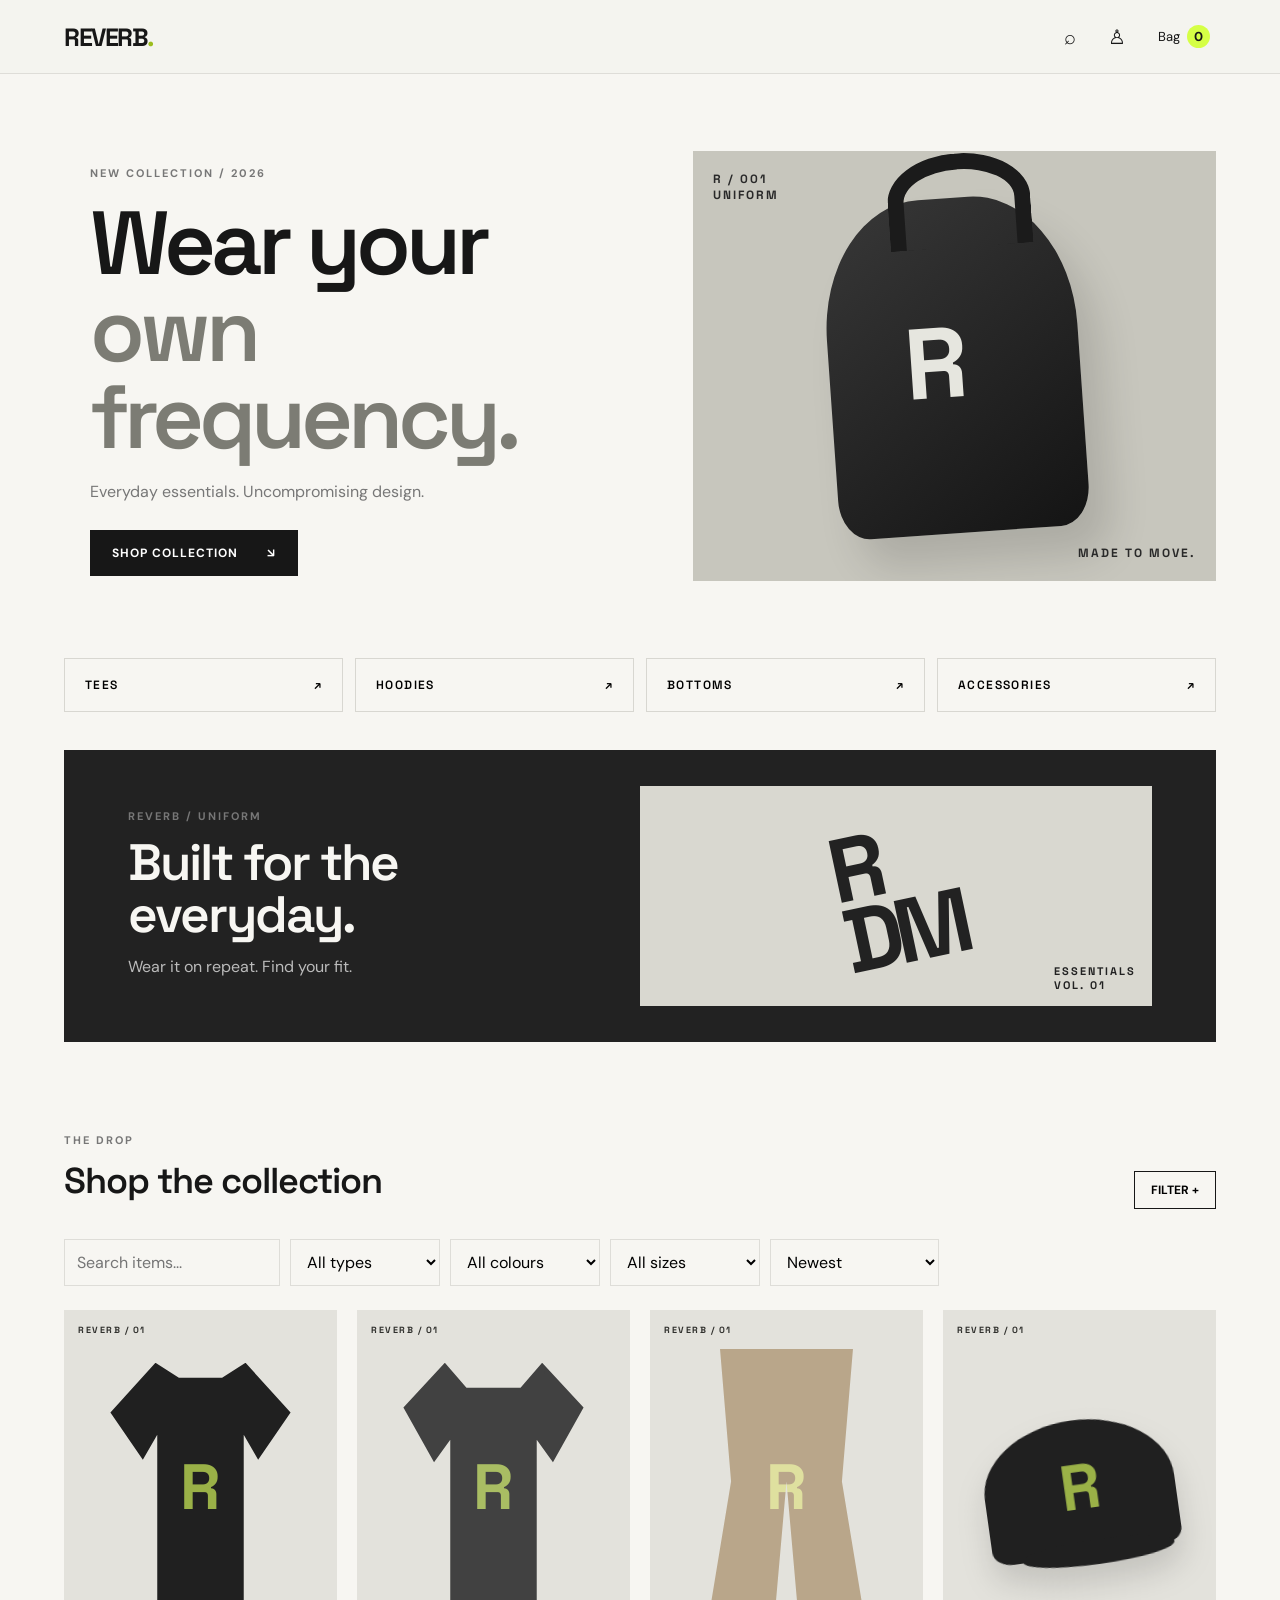
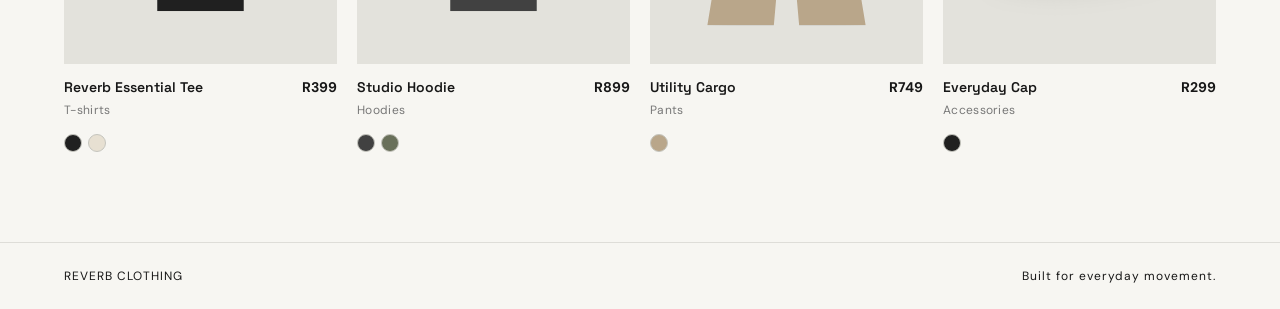
<file: index.html>
<!doctype html>
<html lang="en"><head><meta charset="utf-8"><meta name="viewport" content="width=device-width,initial-scale=1"><meta name="theme-color" content="#f4f3ef"><title>REVERB — Clothing</title><link rel="stylesheet" href="styles.css?v=4"><link rel="preconnect" href="https://fonts.googleapis.com"><link href="https://fonts.googleapis.com/css2?family=DM+Sans:wght@400;500;600;700&family=Space+Grotesk:wght@500;600;700&display=swap" rel="stylesheet"></head><body><header class="top"><a class="brand" href="#">REVERB<span>.</span></a><div class="top-actions"><button id="searchBtn" class="iconbtn" aria-label="Search">⌕</button><button id="accountBtn" class="iconbtn" aria-label="Account">♙</button><button id="cartBtn" class="iconbtn cart">Bag <b id="cartCount">0</b></button></div></header><main><section class="hero"><div class="hero-copy"><p class="eyebrow">NEW COLLECTION / 2026</p><h1>Wear your<br><span>own frequency.</span></h1><p>Everyday essentials. Uncompromising design.</p><button class="darkbtn" onclick="document.querySelector('#shop').scrollIntoView({behavior:'smooth'})">SHOP COLLECTION <span>↘</span></button></div><div class="hero-art"><div class="artshape"></div><div class="artlabel">R / 001<br>UNIFORM</div><div class="artcaption">MADE TO MOVE.</div></div></section><section class="category-strip"><button data-category="T-shirts">TEES <span>↗</span></button><button data-category="Hoodies">HOODIES <span>↗</span></button><button data-category="Pants">BOTTOMS <span>↗</span></button><button data-category="Accessories">ACCESSORIES <span>↗</span></button></section><section class="editorial"><div><p class="eyebrow">REVERB / UNIFORM</p><h2>Built for the<br>everyday.</h2><p>Wear it on repeat. Find your fit.</p></div><div class="editorial-art"><div class="editorial-stamp">R<br>DM</div><span>ESSENTIALS<br>VOL. 01</span></div></section><section id="shop" class="shop"><div class="shop-heading"><div><p class="eyebrow">THE DROP</p><h2>Shop the collection</h2></div><button class="filter-toggle" id="filterBtn">FILTER +</button></div><div class="filters" id="filters"><input id="search" placeholder="Search items..." /><select id="typeFilter"><option value="">All types</option></select><select id="colourFilter"><option value="">All colours</option></select><select id="sizeFilter"><option value="">All sizes</option><option>XS</option><option>S</option><option>M</option><option>L</option><option>XL</option><option>XXL</option></select><select id="sort"><option value="new">Newest</option><option value="low">Price: low to high</option><option value="high">Price: high to low</option></select></div><div class="product-grid" id="products"></div><div class="empty" id="empty" hidden>No products found. Try changing your filters.</div></section></main><footer><span>REVERB CLOTHING</span><span>Built for everyday movement.</span></footer><nav class="mobile-nav"><button onclick="document.querySelector('#shop').scrollIntoView({behavior:'smooth'})">⌂ <small>Shop</small></button><button id="mobileSearch">⌕ <small>Search</small></button><button id="mobileAccount">♙ <small>Account</small></button><button id="mobileBag">▢ <small>Bag</small></button></nav><div class="modal" id="modal" aria-hidden="true"><div class="modal-panel"><button class="close" id="closeModal">×</button><div id="modalContent"></div></div></div><script>
(function(){
function showDiagnostic(message){
var box=document.getElementById('diagnosticBox');
if(!box){box=document.createElement('div');box.id='diagnosticBox';box.style.cssText='position:fixed!important;top:0!important;left:0!important;right:0!important;z-index:2147483647!important;background:#b00020!important;color:#fff!important;padding:20px!important;font:16px/1.5 Arial,sans-serif!important;white-space:pre-wrap!important;box-shadow:0 5px 20px #000!important';document.body.appendChild(box);}
box.textContent='STOREFRONT ERROR\n\n'+message+'\n\nPlease screenshot this message and send it to ChatGPT.';
}
window.addEventListener('error',function(e){showDiagnostic('Error: '+(e.message||'Unknown error')+'\nFile: '+(e.filename||'unknown')+'\nLine: '+(e.lineno||'unknown'));});
window.addEventListener('unhandledrejection',function(e){showDiagnostic('Unhandled error: '+String(e.reason));});
})();
</script><script src="app.js?v=8"></script></body></html>
</file>
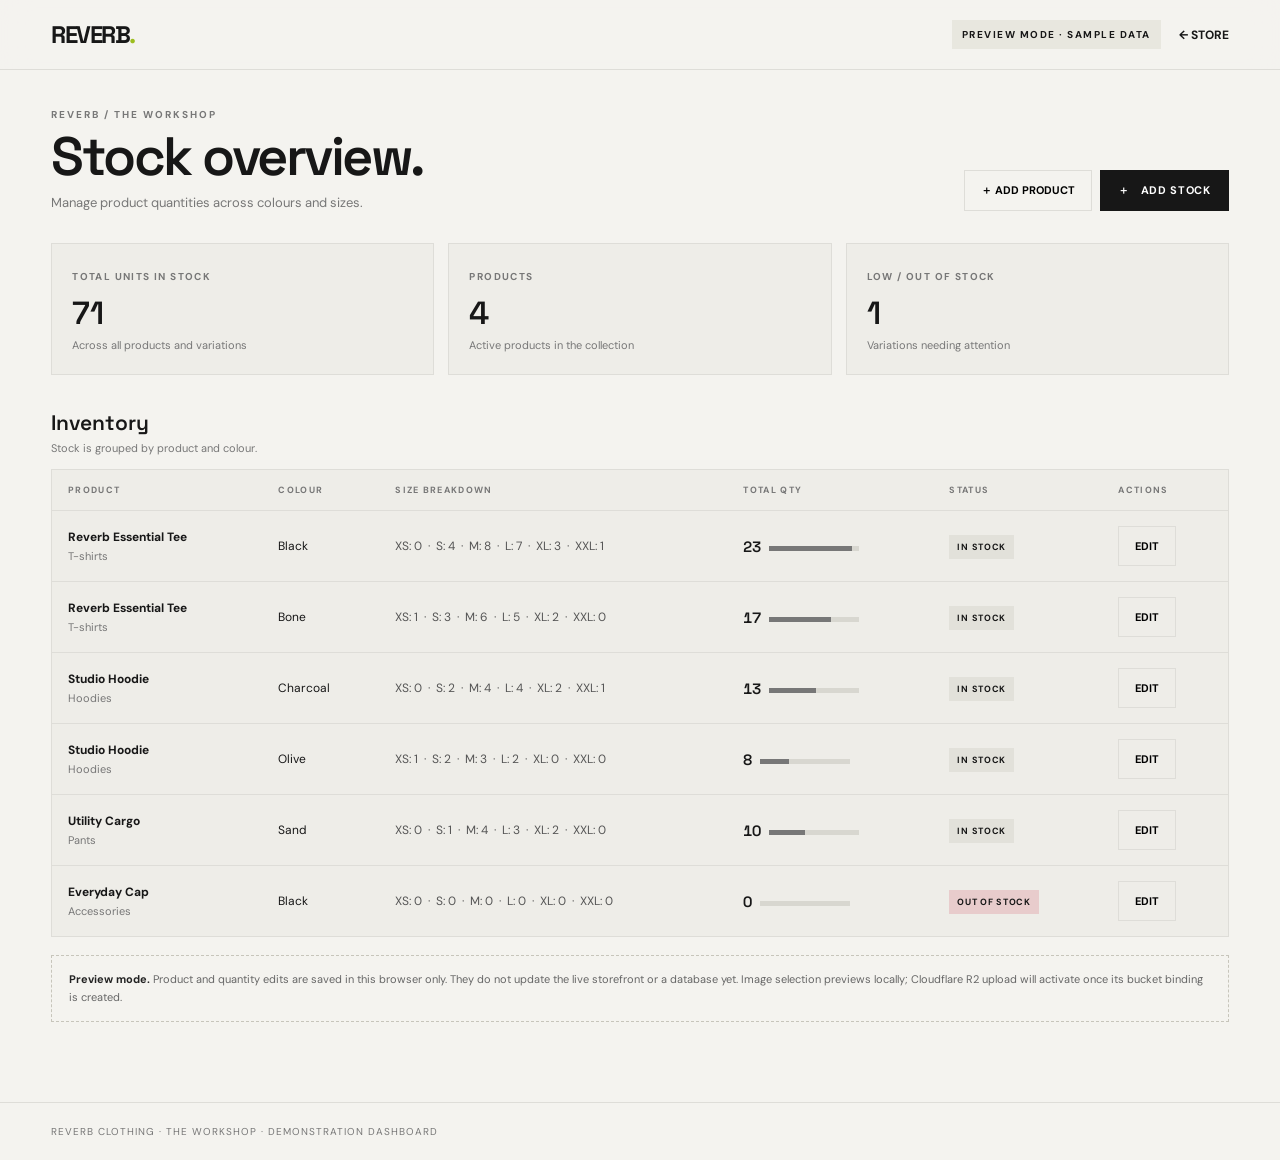
<file: admin/index.html>
<!doctype html>
<html lang="en"><head><meta charset="utf-8"><meta name="viewport" content="width=device-width,initial-scale=1"><meta name="theme-color" content="#f4f3ef"><title>The Workshop — REVERB</title><link rel="preconnect" href="https://fonts.googleapis.com"><link href="https://fonts.googleapis.com/css2?family=DM+Sans:wght@400;500;600;700&family=Space+Grotesk:wght@500;600;700&display=swap" rel="stylesheet">
<style>
*{box-sizing:border-box} :root{--ink:#171717;--muted:#777;--paper:#f4f3ef;--line:#deddd8;--acid:#d5ff45}body{margin:0;background:var(--paper);color:var(--ink);font-family:'DM Sans',sans-serif}button,input,select{font:inherit}button{cursor:pointer}
header{height:70px;padding:0 4vw;display:flex;align-items:center;justify-content:space-between;border-bottom:1px solid var(--line);position:sticky;top:0;background:#f4f3efed;backdrop-filter:blur(15px);z-index:4}.brand{font:700 24px 'Space Grotesk';letter-spacing:-1.5px;color:inherit;text-decoration:none}.brand span{color:#9cbd1e}.header-right{display:flex;align-items:center;gap:18px}.demo{font-size:10px;letter-spacing:1.5px;font-weight:700;background:#e8e7df;padding:8px 10px}.back{font-size:12px;text-decoration:none;color:inherit;font-weight:700}
main{max-width:1280px;margin:auto;padding:38px 4vw 80px}.topline{display:flex;justify-content:space-between;align-items:flex-end;gap:20px}.eyebrow{font-size:10px;letter-spacing:2px;font-weight:700;color:var(--muted)}h1{font:600 clamp(36px,5vw,54px)/1 'Space Grotesk';letter-spacing:-2.5px;margin:9px 0}.sub{color:var(--muted);font-size:13px;margin:10px 0 0}.primary{border:0;background:var(--ink);color:#fff;padding:13px 18px;font-size:11px;font-weight:700;letter-spacing:.7px}.primary:hover{background:#393939}.action-buttons{display:flex;gap:8px;flex-wrap:wrap}
.stats{display:grid;grid-template-columns:repeat(3,1fr);gap:14px;margin:32px 0}.stat{border:1px solid var(--line);padding:20px;background:#eeede8}.stat label{font-size:10px;letter-spacing:1.4px;color:var(--muted);font-weight:700}.stat strong{display:block;font:600 32px 'Space Grotesk';margin-top:8px}.stat small{font-size:11px;color:var(--muted)}
.section-head{display:flex;align-items:center;justify-content:space-between;margin:34px 0 14px}.section-head h2{font:600 21px 'Space Grotesk';margin:0}.section-head p{font-size:11px;color:var(--muted);margin:5px 0 0}.table-wrap{overflow-x:auto;border:1px solid var(--line);background:#eeede8}table{border-collapse:collapse;width:100%;min-width:760px;text-align:left}th{font-size:9px;letter-spacing:1.3px;color:#777;padding:14px 16px;border-bottom:1px solid var(--line)}td{padding:15px 16px;border-bottom:1px solid var(--line);font-size:12px}tbody tr:last-child td{border-bottom:0}.product{font-weight:700}.subline{display:block;color:var(--muted);font-size:11px;margin-top:4px}.qty{font:600 15px 'Space Grotesk';font-variant-numeric:tabular-nums}.stockbar{width:90px;height:5px;background:#d8d7d0;display:inline-block;vertical-align:middle;margin-left:8px}.stockbar i{height:100%;display:block;background:#777}.status{font-size:9px;letter-spacing:.7px;font-weight:700;padding:6px 8px;background:#e2e1da}.status.low{background:#f1dfbd}.status.out{background:#e8cccc}.size-list{color:#555;white-space:nowrap}
.note{border:1px dashed #c7c5bb;padding:15px 17px;margin-top:18px;color:#666;font-size:11px;line-height:1.6}.note b{color:#222}
.modal{display:none;position:fixed;inset:0;background:#0007;z-index:10;align-items:center;justify-content:center;padding:16px}.modal.open{display:flex}.dialog{width:min(480px,100%);background:var(--paper);padding:26px;position:relative}.dialog h2{font:600 25px 'Space Grotesk';margin:0 0 6px}.dialog p{font-size:12px;color:var(--muted);margin:0 0 20px}.close{position:absolute;right:16px;top:12px;border:0;background:none;font-size:25px}.field{display:block;margin:13px 0}.field span{display:block;font-size:10px;font-weight:700;letter-spacing:1px;margin-bottom:7px}.field input,.field select{width:100%;padding:12px;border:1px solid var(--line);background:white}.form-actions{display:block;margin-top:20px}.form-actions button[type="submit"]{display:block;width:100%}.secondary{padding:12px 16px;background:transparent;border:1px solid var(--line);font-size:11px;font-weight:700}.toast{font-size:11px;margin-top:12px;color:#52631c;min-height:14px}.upload-dock{display:none;position:fixed;left:0;right:0;bottom:0;z-index:20;background:#171717;color:#fff;padding:15px max(20px,4vw);box-shadow:0 -8px 30px #0002}.upload-dock.active{display:block}.upload-top{display:flex;justify-content:space-between;gap:12px;align-items:center;font-size:11px;font-weight:700}.upload-track{height:8px;background:#454545;margin:11px 0 8px;overflow:hidden}.upload-fill{height:100%;width:0;background:var(--acid);transition:width .15s}.upload-meta{display:flex;justify-content:space-between;gap:12px;color:#ccc;font-size:10px;font-variant-numeric:tabular-nums}.upload-close{border:0;background:none;color:#fff;font-size:20px}
footer{padding:22px 4vw;border-top:1px solid var(--line);font-size:10px;letter-spacing:1px;color:#777}
@media(max-width:650px){.action-buttons{width:100%;flex-direction:column}.action-buttons button{width:100%}header{height:62px;padding:0 20px}.demo{display:none}main{padding:30px 20px 55px}.topline{align-items:flex-start;flex-direction:column}.topline .primary{width:100%}.stats{gap:8px;margin:24px 0}.stat{padding:13px 10px}.stat strong{font-size:25px}.stat label{font-size:8px;letter-spacing:.7px}.stat small{font-size:9px}.section-head{align-items:flex-start;gap:8px;flex-direction:column}}
</style></head><body>
<header><a class="brand" href="/">REVERB<span>.</span></a><div class="header-right"><span class="demo">PREVIEW MODE · SAMPLE DATA</span><a class="back" href="/">← STORE</a></div></header>
<main>
 <div class="topline"><div><div class="eyebrow">REVERB / THE WORKSHOP</div><h1>Stock overview.</h1><p class="sub">Manage product quantities across colours and sizes.</p></div><div class="action-buttons"><button class="secondary" id="openNew">＋ ADD PRODUCT</button><button class="primary" id="openAdd">＋ &nbsp; ADD STOCK</button></div></div>
 <section class="stats"><div class="stat"><label>TOTAL UNITS IN STOCK</label><strong id="totalUnits">71</strong><small>Across all products and variations</small></div><div class="stat"><label>PRODUCTS</label><strong id="productCount">4</strong><small>Active products in the collection</small></div><div class="stat"><label>LOW / OUT OF STOCK</label><strong id="attentionCount">1</strong><small>Variations needing attention</small></div></section>
 <div class="section-head"><div><h2>Inventory</h2><p>Stock is grouped by product and colour.</p></div></div>
 <div class="table-wrap"><table><thead><tr><th>PRODUCT</th><th>COLOUR</th><th>SIZE BREAKDOWN</th><th>TOTAL QTY</th><th>STATUS</th><th>ACTIONS</th></tr></thead><tbody id="inventory"></tbody></table></div>
 <div class="note"><b>Preview mode.</b> Product and quantity edits are saved in this browser only. They do not update the live storefront or a database yet. Image selection previews locally; Cloudflare R2 upload will activate once its bucket binding is created.</div>
</main>
<footer>REVERB CLOTHING · THE WORKSHOP · DEMONSTRATION DASHBOARD</footer><div class="upload-dock" id="uploadDock" aria-live="polite"><div class="upload-top"><span id="uploadTitle">IMAGE UPLOAD</span><button class="upload-close" id="uploadClose" aria-label="Close upload status">×</button></div><div class="upload-track"><div class="upload-fill" id="uploadFill"></div></div><div class="upload-meta"><span id="uploadPercent">0%</span><span id="uploadSpeed">0 KB/s</span><span id="uploadBytes">0 KB / 0 KB</span></div><div id="uploadStatus" style="font-size:10px;color:#ccc;margin-top:7px">Ready</div></div>
<div class="modal" id="editModal"><div class="dialog" style="width:min(620px,100%);max-height:90vh;overflow:auto"><button class="close" id="editClose" aria-label="Close">×</button><h2 id="editorTitle">Edit product</h2><p>Update product details, images and individual size quantities.</p><form id="productForm"><input type="hidden" id="editId"><label class="field"><span>PRODUCT NAME</span><input id="editName" required></label><label class="field"><span>CATEGORY / TYPE</span><input id="editType" required></label><label class="field"><span>PRICE (R)</span><input id="editPrice" type="number" min="0" step="0.01" required></label><label class="field"><span>DESCRIPTION</span><input id="editDescription"></label><label class="field"><span>PRODUCT IMAGES — SELECT MULTIPLE</span><input id="editImage" type="file" accept="image/png,image/jpeg,image/webp" multiple style="display:none"><button class="secondary" type="button" id="chooseImage">CHOOSE IMAGES</button> <button class="primary" type="button" id="uploadImage">UPLOAD SELECTED</button><small id="imageStatus" style="display:block;color:#777;font-size:11px;margin-top:8px">Select several JPG, PNG or WebP images. Uploading will be enabled when Cloudflare R2 is connected.</small><div id="imagePreviews" style="display:flex;gap:8px;flex-wrap:wrap;margin-top:10px"></div></label><div class="section-head"><div><h2 style="font-size:17px">Colours & sizes</h2><p>Enter the exact stock quantity for each size.</p></div></div><div style="border:1px solid var(--line);padding:12px;margin:10px 0"><b style="font-size:11px">AVAILABLE SIZES</b><p style="font-size:10px;color:#777">Remove sizes this product does not come in. Only selected sizes appear on the storefront.</p><div id="sizeOptions" style="display:flex;gap:7px;flex-wrap:wrap"></div><div style="display:flex;gap:8px;margin-top:10px"><select id="newSize" style="flex:1;padding:9px"><option value="">Choose size</option><option>XS</option><option>S</option><option>M</option><option>L</option><option>XL</option><option>XXL</option><option>ONE SIZE</option></select><button class="secondary" type="button" id="addSize">＋ ADD SIZE</button></div></div><div id="variationEditor"></div><button class="secondary" type="button" id="addColour" style="display:block;width:100%;margin-top:12px">＋ ADD COLOUR</button><div class="form-actions"><button class="primary" type="submit">SAVE PRODUCT</button><button class="secondary" type="button" id="deleteProduct">DELETE PRODUCT</button></div><div class="toast" id="editMessage"></div></form></div></div><div class="modal" id="addModal"><div class="dialog"><button class="close" id="closeModal" aria-label="Close">×</button><h2>Add stock</h2><p>Choose a product variation and enter the quantity received.</p><form id="stockForm">
<label class="field"><span>PRODUCT</span><select id="productSelect"></select></label>
<label class="field"><span>COLOUR</span><select id="colourSelect"></select></label>
<label class="field"><span>SIZE</span><select id="sizeSelect"></select></label>
<label class="field"><span>QUANTITY TO ADD</span><input id="quantity" type="number" min="1" step="1" placeholder="e.g. 12" required></label>
<div class="form-actions"><button class="primary" type="submit">ADD QUANTITY</button><button class="secondary" type="button" id="cancelAdd">CANCEL</button></div><div class="toast" id="formMessage"></div>
</form></div></div>
<script>
const seedProducts=[
{id:1,name:"Reverb Essential Tee",type:"T-shirts",price:399,description:"A heavyweight everyday tee with a relaxed silhouette.",colours:[{name:"Black",hex:"#202020",sizes:{XS:0,S:4,M:8,L:7,XL:3,XXL:1}},{name:"Bone",hex:"#e7e0d2",sizes:{XS:1,S:3,M:6,L:5,XL:2,XXL:0}}]},
{id:2,name:"Studio Hoodie",type:"Hoodies",price:899,description:"Comfort-first layering, built for cooler days.",colours:[{name:"Charcoal",hex:"#414141",sizes:{XS:0,S:2,M:4,L:4,XL:2,XXL:1}},{name:"Olive",hex:"#69705a",sizes:{XS:1,S:2,M:3,L:2,XL:0,XXL:0}}]},
{id:3,name:"Utility Cargo",type:"Pants",price:749,description:"Utility pockets, clean lines and a comfortable fit.",colours:[{name:"Sand",hex:"#b9a68a",sizes:{XS:0,S:1,M:4,L:3,XL:2,XXL:0}}]},
{id:4,name:"Everyday Cap",type:"Accessories",price:299,description:"A low-profile cap for daily wear.",colours:[{name:"Black",hex:"#202020",sizes:{XS:0,S:0,M:0,L:0,XL:0,XXL:0}}]}
];
const $=s=>document.querySelector(s), sizes=["XS","S","M","L","XL","XXL"];
let stockProducts;try{stockProducts=JSON.parse(localStorage.getItem("reverbWorkshopProducts"))||seedProducts;}catch(e){stockProducts=seedProducts;}
let selectedImages=[], uploadedImageUrls=[], editingId=null, uploadTimer=null, activeSizes=sizes.slice();
const total=c=>Object.values(c.sizes).reduce((a,b)=>a+Number(b||0),0);
const persist=()=>{try{localStorage.setItem("reverbWorkshopProducts",JSON.stringify(stockProducts));localStorage.setItem("reverbProducts",JSON.stringify(stockProducts.map(p=>({id:p.id,name:p.name,type:p.type,price:p.price,description:p.description,colors:p.colours,images:p.images||[]}))));}catch(e){}};
function render(){
 const rows=stockProducts.flatMap(p=>p.colours.map((c,i)=>({p,c,i,qty:total(c)})));
 $("#inventory").innerHTML=rows.map(({p,c,qty})=>'<tr><td><span class="product">'+p.name+'</span><span class="subline">'+p.type+'</span></td><td>'+c.name+'</td><td class="size-list">'+Object.keys(c.sizes).map(s=>s+': '+c.sizes[s]).join(' &nbsp;·&nbsp; ')+'</td><td><span class="qty">'+qty+'</span><span class="stockbar"><i style="width:'+Math.min(100,qty/25*100)+'%"></i></span></td><td><span class="status '+(qty===0?'out':qty<5?'low':'')+'">'+(qty===0?'OUT OF STOCK':qty<5?'LOW STOCK':'IN STOCK')+'</span></td><td><button class="secondary editRow" data-id="'+p.id+'">EDIT</button></td></tr>').join('');
 $("#totalUnits").textContent=rows.reduce((a,r)=>a+r.qty,0);$("#productCount").textContent=stockProducts.length;$("#attentionCount").textContent=rows.filter(r=>r.qty<5).length;
 document.querySelectorAll(".editRow").forEach(b=>b.addEventListener("click",()=>openEditor(Number(b.dataset.id))));
}
function fillProducts(){$("#productSelect").innerHTML=stockProducts.map(p=>'<option value="'+p.id+'">'+p.name+'</option>').join('');fillColours();}
function fillColours(){const p=stockProducts.find(p=>p.id===Number($("#productSelect").value));$("#colourSelect").innerHTML=p.colours.map((c,i)=>'<option value="'+i+'">'+c.name+'</option>').join('');fillSizes();}
function fillSizes(){const p=stockProducts.find(p=>p.id===Number($("#productSelect").value)),c=p.colours[Number($("#colourSelect").value)];$("#sizeSelect").innerHTML=Object.keys(c.sizes).map(s=>'<option value="'+s+'">'+s+' · Current: '+c.sizes[s]+'</option>').join('');}
function openAdd(){fillProducts();$("#quantity").value="";$("#formMessage").textContent="";$("#addModal").classList.add("open");}
function closeAdd(){$("#addModal").classList.remove("open");}
function drawSizeOptions(){$("#sizeOptions").innerHTML=activeSizes.map(s=>'<button type="button" class="secondary removeSize" data-size="'+s+'">'+s+' ×</button>').join('');document.querySelectorAll(".removeSize").forEach(b=>b.addEventListener("click",()=>{if(activeSizes.length===1){$("#editMessage").textContent="Keep at least one size.";return;}let cs;try{cs=readVariations();}catch(err){$("#editMessage").textContent=err.message;return;}const gone=b.dataset.size;activeSizes=activeSizes.filter(s=>s!==gone);cs.forEach(c=>delete c.sizes[gone]);drawVariations(cs);}));}
function drawVariations(colours){drawSizeOptions();
  $("#variationEditor").innerHTML=colours.map((c,i)=>'<div style="border:1px solid var(--line);padding:12px;margin:10px 0;background:#eeede8"><div style="display:flex;gap:8px;align-items:center;flex-wrap:wrap"><input data-colour-name="'+i+'" value="'+c.name.replace(/"/g,'&quot;')+'" aria-label="Colour name" placeholder="Colour name" style="flex:1;min-width:110px;padding:9px;border:1px solid var(--line)"><span data-hex-preview="'+i+'" style="width:30px;height:30px;flex:0 0 30px;border:1px solid #aaa;background:'+(c.hex||'#777777')+'"></span><input data-colour-hex="'+i+'" type="text" value="'+(c.hex||'#777777')+'" aria-label="HEX colour value" placeholder="#202020" maxlength="7" pattern="#[0-9A-Fa-f]{6}" title="Enter a 6-digit HEX value, for example #202020" style="width:112px;padding:9px;border:1px solid var(--line);font-family:monospace;text-transform:uppercase"><button type="button" class="secondary removeColour" data-index="'+i+'">REMOVE</button></div><small style="display:block;color:#777;font-size:10px;margin-top:7px">HEX VALUE — enter a hash followed by six characters, e.g. #202020</small><div style="display:grid;grid-template-columns:repeat(3,1fr);gap:8px;margin-top:10px">'+activeSizes.map(s=>'<label style="font-size:10px;color:#666">'+s+'<input data-qty-col="'+i+'" data-qty-size="'+s+'" type="number" min="0" step="1" value="'+Number(c.sizes[s]||0)+'" style="display:block;width:100%;padding:9px;border:1px solid var(--line);margin-top:4px"></label>').join('')+'</div></div>').join('');
  document.querySelectorAll("[data-colour-hex]").forEach(input=>input.addEventListener("input",()=>{const preview=document.querySelector('[data-hex-preview="'+input.dataset.colourHex+'"]');if(preview&&/^#[0-9a-fA-F]{6}$/.test(input.value))preview.style.background=input.value;}));
 document.querySelectorAll(".removeColour").forEach(b=>b.addEventListener("click",()=>{const cs=readVariations();cs.splice(Number(b.dataset.index),1);drawVariations(cs);}));
}
 function readVariations(){const groups=[...document.querySelectorAll("[data-colour-name]")];return groups.map((el,i)=>{const sizesObj={};activeSizes.forEach(s=>{const input=document.querySelector('[data-qty-col="'+i+'"][data-qty-size="'+s+'"]');sizesObj[s]=Math.max(0,Math.floor(Number(input?.value||0)));});const hex=document.querySelector('[data-colour-hex="'+i+'"]').value.trim();if(!/^#[0-9a-fA-F]{6}$/.test(hex))throw new Error('Enter a valid HEX colour for '+(el.value.trim()||'this colour')+', for example #202020.');return{name:el.value.trim()||"Colour",hex:hex.toUpperCase(),sizes:sizesObj};});}
function openEditor(id){
 const p=id?stockProducts.find(x=>x.id===id):null;editingId=id||null;selectedImages=[];uploadedImageUrls=p?.images||[];
 $("#editorTitle").textContent=p?"Edit product":"Add product";$("#editId").value=p?.id||"";$("#editName").value=p?.name||"";$("#editType").value=p?.type||"";$("#editPrice").value=p?.price??"";$("#editDescription").value=p?.description||"";
 $("#deleteProduct").style.display=p?"inline-block":"none";$("#imagePreviews").innerHTML=(p?.images||[]).map(url=>'<img src="'+url+'" alt="Product image" style="width:78px;height:88px;object-fit:cover;border:1px solid var(--line)">').join("");$("#imageStatus").textContent="Select several JPG, PNG or WebP images. Uploading will be enabled when Cloudflare R2 is connected.";$("#editImage").value="";$("#uploadDock").classList.remove("active");
 activeSizes=(p?.availableSizes?.length?p.availableSizes:Object.keys(p?.colours?.[0]?.sizes||{}).length?Object.keys(p.colours[0].sizes):sizes.slice()).slice();drawVariations(p?JSON.parse(JSON.stringify(p.colours)):[{name:"Black",hex:"#202020",sizes:Object.fromEntries(activeSizes.map(s=>[s,0]))}]);
 $("#editMessage").textContent="";$("#editModal").classList.add("open");
}
function closeEditor(){$("#editModal").classList.remove("open");}
$("#openAdd").addEventListener("click",openAdd);$("#closeModal").addEventListener("click",closeAdd);$("#cancelAdd").addEventListener("click",closeAdd);
$("#productSelect").addEventListener("change",fillColours);$("#colourSelect").addEventListener("change",fillSizes);
$("#stockForm").addEventListener("submit",e=>{e.preventDefault();const p=stockProducts.find(p=>p.id===Number($("#productSelect").value)),c=p.colours[Number($("#colourSelect").value)],s=$("#sizeSelect").value,n=Number($("#quantity").value);if(!Number.isInteger(n)||n<1){$("#formMessage").textContent="Enter a quantity greater than zero.";return;}c.sizes[s]+=n;persist();render();fillSizes();$("#quantity").value="";$("#formMessage").textContent="Stock updated in this browser preview only.";});
$("#openNew").addEventListener("click",()=>openEditor(null));$("#editClose").addEventListener("click",closeEditor);$("#addSize").addEventListener("click",()=>{const v=$("#newSize").value;if(!v){$("#editMessage").textContent="Choose a size first.";return;}if(activeSizes.includes(v)){ $("#editMessage").textContent="That size is already added.";return;}let cs;try{cs=readVariations();}catch(err){$("#editMessage").textContent=err.message;return;}activeSizes.push(v);cs.forEach(c=>c.sizes[v]=0);$("#newSize").value="";drawVariations(cs);});
$("#addColour").addEventListener("click",()=>{let cs;try{cs=readVariations();}catch(err){$("#editMessage").textContent=err.message;return;}cs.push({name:"New colour",hex:"#777777",sizes:Object.fromEntries(activeSizes.map(s=>[s,0]))});$("#editMessage").textContent="";drawVariations(cs);});
$("#chooseImage").addEventListener("click",()=>$("#editImage").click());$("#uploadClose").addEventListener("click",()=>$("#uploadDock").classList.remove("active"));$("#editImage").addEventListener("change",e=>{selectedImages=Array.from(e.target.files||[]);if(!selectedImages.length)return;const invalid=selectedImages.find(file=>!/^image\/(jpeg|png|webp)$/.test(file.type)||file.size>8*1024*1024);if(invalid){e.target.value="";selectedImages=[];$("#imageStatus").textContent="Each image must be JPG, PNG or WebP and smaller than 8 MB.";return;}$("#imagePreviews").innerHTML=selectedImages.map(file=>'<img src="'+URL.createObjectURL(file)+'" alt="Selected product image" style="width:78px;height:88px;object-fit:cover;border:1px solid var(--line)">').join("");$("#imageStatus").textContent=selectedImages.length+" image(s) selected. R2 upload will be connected with the backend.";});
function setUploadProgress(percent,loaded,totalBytes,speed){$("#uploadFill").style.width=percent+"%";$("#uploadPercent").textContent=Math.round(percent)+"%";$("#uploadSpeed").textContent=(speed/1024).toFixed(1)+" KB/s";$("#uploadBytes").textContent=(loaded/1024).toFixed(1)+" KB / "+(totalBytes/1024).toFixed(1)+" KB";}
$("#uploadImage").addEventListener("click",async()=>{if(!selectedImages.length){$("#imageStatus").textContent="Choose one or more images first.";return;}if(!window.REVERB_STORAGE||typeof window.REVERB_STORAGE.upload!=="function"){$("#uploadDock").classList.add("active");$("#uploadTitle").textContent="IMAGE UPLOAD";$("#uploadStatus").textContent="Cloudflare R2 is not connected yet. Selected images are previewed but have not been uploaded.";$("#uploadSpeed").textContent="0 KB/s";return;}try{uploadedImageUrls=[];for(let i=0;i<selectedImages.length;i++){const file=selectedImages[i];$("#uploadDock").classList.add("active");$("#uploadTitle").textContent="UPLOADING IMAGE "+(i+1)+" OF "+selectedImages.length;$("#uploadStatus").textContent=file.name;setUploadProgress(0,0,file.size,0);const result=await window.REVERB_STORAGE.upload(file,(loaded,totalBytes)=>setUploadProgress(totalBytes?loaded/totalBytes*100:0,loaded,totalBytes||file.size,0));const url=typeof result==="string"?result:result?.url;if(!url)throw new Error("No image URL returned for "+file.name);uploadedImageUrls.push(url);}$("#imageStatus").textContent=uploadedImageUrls.length+" images uploaded.";$("#uploadStatus").textContent="All selected images uploaded."; }catch(err){$("#uploadStatus").textContent="Upload failed: "+err.message;}});
$("#productForm").addEventListener("submit",async e=>{e.preventDefault();let colours;try{colours=readVariations();}catch(err){$("#editMessage").textContent=err.message;return;}if(!colours.length){$("#editMessage").textContent="Add at least one colour.";return;}if(colours.some(c=>!c.name)){ $("#editMessage").textContent="Every colour needs a name.";return;}
 const product={id:editingId||Math.max(0,...stockProducts.map(p=>p.id))+1,name:$("#editName").value.trim(),type:$("#editType").value.trim(),price:Number($("#editPrice").value),description:$("#editDescription").value.trim(),availableSizes:activeSizes.slice(),colours,images:uploadedImageUrls.slice()};
 if(editingId){const old=stockProducts.find(p=>p.id===editingId);if(!product.images.length)product.images=old?.images||[];const i=stockProducts.findIndex(p=>p.id===editingId);stockProducts[i]=product;}else stockProducts.push(product);
 persist();render();$("#editMessage").textContent="Product saved in this browser preview. Images will be stored permanently once R2 is connected.";setTimeout(closeEditor,900);
});
$("#deleteProduct").addEventListener("click",()=>{if(!editingId)return;if(!confirm("Delete this product from the preview?"))return;stockProducts=stockProducts.filter(p=>p.id!==editingId);persist();render();closeEditor();});
$("#addModal").addEventListener("click",e=>{if(e.target===$("#addModal"))closeAdd();});$("#editModal").addEventListener("click",e=>{if(e.target===$("#editModal"))closeEditor();});
render();
</script></body></html>
</file>
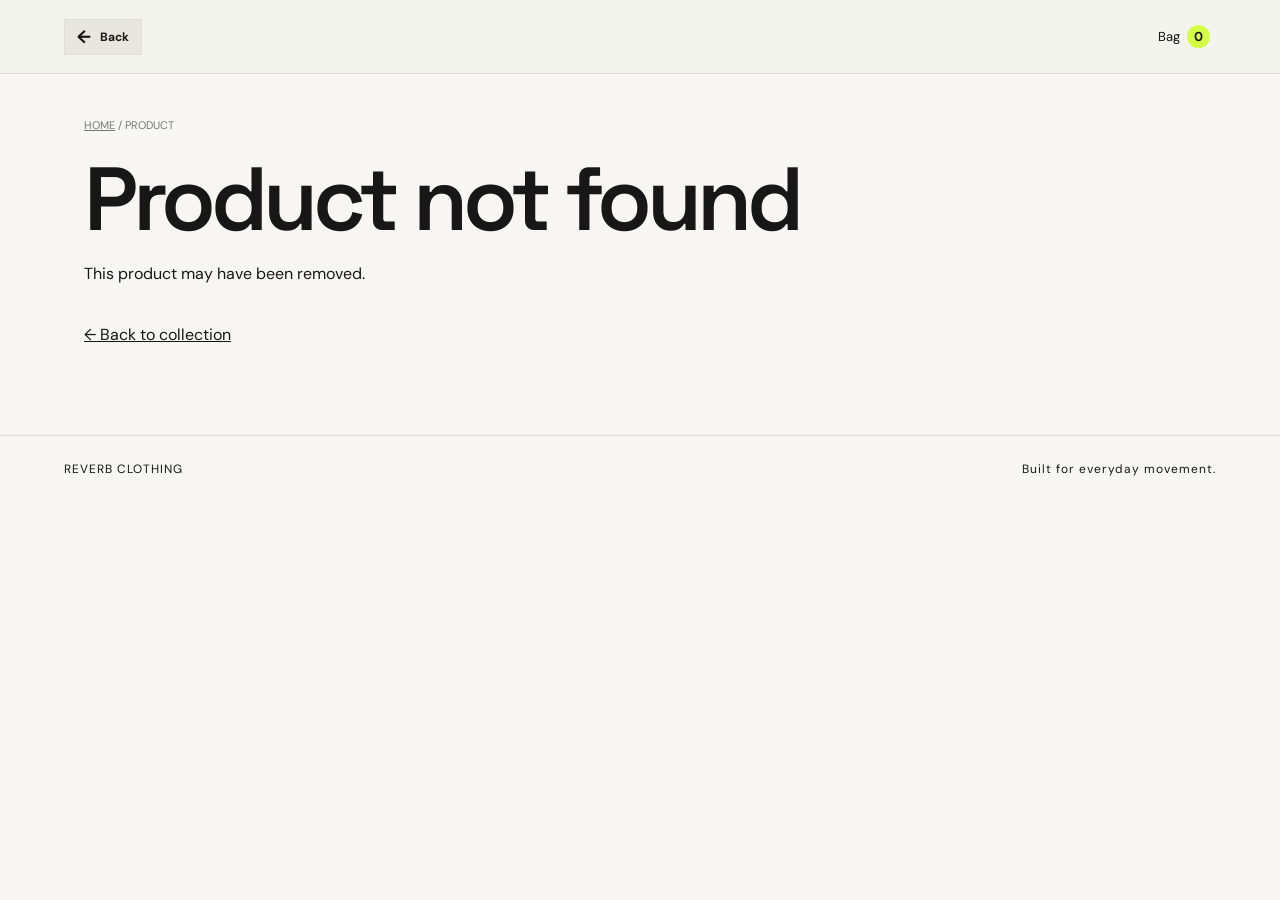
<file: product.html>
<!doctype html>
<html lang="en"><head><meta charset="utf-8"><meta name="viewport" content="width=device-width,initial-scale=1"><meta name="theme-color" content="#f7f6f2"><title>Product — REVERB Clothing</title><link rel="stylesheet" href="styles.css?v=5"><link rel="preconnect" href="https://fonts.googleapis.com"><link href="https://fonts.googleapis.com/css2?family=DM+Sans:wght@400;500;600;700&family=Space+Grotesk:wght@500;600;700&display=swap" rel="stylesheet"><style>
.product-back{display:inline-flex;align-items:center;gap:9px;padding:9px 12px;border:1px solid #deddd8;background:#e8e7df;color:#171717;text-decoration:none;font:700 12px 'DM Sans',sans-serif;transition:background .2s,border-color .2s}.product-back span{font-size:18px;line-height:12px}.product-back:hover{background:#d5ff45;border-color:#d5ff45}.product-page{max-width:1240px;margin:auto;padding:44px 5vw 90px}.breadcrumbs{font-size:11px;color:#777;margin-bottom:24px}.breadcrumbs a{color:inherit}.product-layout{display:grid;grid-template-columns:minmax(0,1.15fr) minmax(320px,.85fr);gap:5vw;align-items:start}.gallery-main{aspect-ratio:4/5;background:#e7e6e0;overflow:hidden}.gallery-main img{width:100%;height:100%;object-fit:cover;display:block}.gallery-thumbs{display:flex;gap:10px;overflow-x:auto;padding:12px 0}.gallery-thumbs button{flex:0 0 76px;width:76px;height:92px;border:1px solid transparent;padding:0;background:#e7e6e0}.gallery-thumbs button.active{border:2px solid #171717}.gallery-thumbs img{width:100%;height:100%;object-fit:cover}.product-details{position:sticky;top:100px}.product-details h1{font-size:clamp(32px,4vw,52px);letter-spacing:-2px}.product-price{font-size:20px;font-weight:700;margin:18px 0}.product-description{color:#777;line-height:1.7}.notify-panel{border-top:1px solid #ddd;margin-top:24px;padding-top:16px}.notify-panel input{width:100%;padding:13px;margin:7px 0;border:1px solid #ddd;background:white}.notify-panel button.action,.product-details button.action{display:block;width:100%;margin-top:12px;padding:15px 22px;border:0;border-radius:0;background:#171717;color:#fff;font:700 12px 'DM Sans',sans-serif;letter-spacing:1px;text-align:center;transition:background .2s,color .2s}.notify-panel button.action:hover,.product-details button.action:hover{background:#d5ff45;color:#171717}.notify-panel button.action:disabled,.product-details button.action:disabled{opacity:.6;cursor:wait}.gallery-placeholder{height:100%;display:grid;place-items:center;font:700 90px 'Space Grotesk';color:#999}.back-link{display:inline-block;margin-top:24px;color:inherit}.site-toast{position:fixed;left:50%;bottom:28px;z-index:1000;transform:translate(-50%,12px);padding:11px 18px;background:#171717;color:#fff;font:600 12px 'DM Sans',sans-serif;letter-spacing:.3px;box-shadow:0 8px 24px #0002;opacity:0;visibility:hidden;transition:opacity .25s ease,transform .25s ease,visibility .25s}.site-toast.visible{opacity:1;visibility:visible;transform:translate(-50%,0)}.gallery-main{touch-action:pan-y}@media(max-width:800px){.product-page{padding:25px 20px 110px}.product-layout{grid-template-columns:1fr;gap:25px}.product-details{position:static}.gallery-main{aspect-ratio:4/4.6}.product-details h1{font-size:34px}.gallery-thumbs button{flex-basis:66px;width:66px;height:80px}}
.bag-overlay{display:none;position:fixed;inset:0;background:#0006;z-index:50;align-items:center;justify-content:center;padding:18px}.bag-overlay.open{display:flex}.bag-panel{background:#f7f6f2;width:min(560px,100%);max-height:90vh;overflow:auto;padding:28px;position:relative;border-radius:24px;box-shadow:0 25px 80px #0002}.bag-close{position:absolute;right:15px;top:12px;border:0;background:none;font-size:25px}.bag-panel h2{font:600 28px 'Space Grotesk'}.bag-panel .action{width:100%;padding:13px;background:#171717;color:white;border:0;margin-top:12px;font:700 12px 'DM Sans',sans-serif;letter-spacing:1px}.bag-line{display:flex;justify-content:space-between;gap:12px;align-items:center}.bag-total{margin-top:22px}.bag-panel .admin-row{padding:14px 0}.bag-panel .bag-remove{margin:10px 0 0}.bag-panel p{color:#777;line-height:1.6}@media(max-width:480px){.bag-panel{padding:24px 18px}}
</style></head><body><header class="top"><a class="product-back" href="index.html"><span aria-hidden="true">←</span> Back</a><div class="top-actions"><button id="cartBtn" class="iconbtn cart">Bag <b id="cartCount">0</b></button></div></header><div class="bag-overlay" id="bagPanel" aria-hidden="true"><section class="bag-panel" role="dialog" aria-modal="true" aria-labelledby="bagTitle"><button type="button" class="bag-close" id="closeBag" aria-label="Close bag">×</button><div id="bagContent"></div></section></div><main class="product-page"><div class="breadcrumbs"><a href="index.html">HOME</a> / <span id="crumbName">PRODUCT</span></div><div id="productRoot">Loading product…</div><a class="back-link" href="index.html#shop">← Back to collection</a></main><footer><span>REVERB CLOTHING</span><span>Built for everyday movement.</span></footer><script src="product.js?v=2"></script></body></html>
</file>
<file: styles.css>
*{box-sizing:border-box} :root{--ink:#171717;--muted:#777;--paper:#f4f3ef;--line:#deddd8;--accent:#d5ff45}body{margin:0;background:var(--paper);color:var(--ink);font-family:'DM Sans',sans-serif}button,input,select{font:inherit}button{cursor:pointer}.top{height:74px;display:flex;justify-content:space-between;align-items:center;padding:0 5vw;border-bottom:1px solid var(--line);position:sticky;top:0;background:rgba(244,243,239,.84);backdrop-filter:blur(18px);z-index:10}.brand{font:700 25px 'Space Grotesk';letter-spacing:-1.5px;text-decoration:none;color:inherit}.brand span{color:#9cbd1e}.top-actions{display:flex;align-items:center;gap:20px}.iconbtn{border:0;background:none;font-size:20px;color:inherit}.cart{font-size:13px}.cart b{background:var(--accent);border-radius:50%;padding:3px 7px;margin-left:4px}.hero{min-height:530px;padding:7vw 5vw;display:grid;grid-template-columns:1.05fr .95fr;gap:5vw;align-items:center}.eyebrow{font-size:11px;letter-spacing:2px;font-weight:700;color:var(--muted)}h1{font:600 clamp(48px,7vw,94px)/.97 'Space Grotesk';letter-spacing:-5px;margin:20px 0}h1 span{color:#7c7c74}.hero-copy>p:not(.eyebrow){color:var(--muted);margin-bottom:28px}.darkbtn{border:0;background:var(--ink);color:white;padding:15px 22px;letter-spacing:1px;font-weight:700;font-size:12px}.darkbtn span{margin-left:25px}.hero-art{height:390px;background:#d8d8d1;position:relative;overflow:hidden;display:flex;align-items:center;justify-content:center}.artshape{width:54%;height:80%;background:#1b1b1b;border-radius:40% 40% 12% 12%;position:relative;transform:rotate(-4deg)}.artshape:before{content:'';position:absolute;left:28%;top:-13%;width:44%;height:23%;border:16px solid #1b1b1b;border-bottom:0;border-radius:50% 50% 0 0}.artshape:after{content:'R';font:700 110px 'Space Grotesk';color:var(--accent);position:absolute;top:30%;left:30%}.artlabel,.artcaption{position:absolute;font:700 12px 'Space Grotesk';letter-spacing:2px}.artlabel{top:20px;left:20px}.artcaption{bottom:20px;right:20px}.shop{padding:45px 5vw 90px}.shop-heading{display:flex;justify-content:space-between;align-items:end;margin-bottom:24px}.shop h2{font:600 36px 'Space Grotesk';letter-spacing:-1px;margin:5px 0}.filter-toggle{border:1px solid var(--ink);background:transparent;padding:10px 16px;font-weight:700;font-size:12px}.filters{display:flex;gap:10px;flex-wrap:wrap;margin-bottom:24px}.filters input,.filters select{border:1px solid var(--line);background:transparent;padding:11px 12px;min-width:150px}.product-grid{display:grid;grid-template-columns:repeat(4,minmax(0,1fr));gap:20px}.product-card{cursor:pointer}.product-image{aspect-ratio:4/5;background:#e4e3de;position:relative;overflow:hidden;display:flex;align-items:center;justify-content:center}.product-image img{width:100%;height:100%;object-fit:cover}.placeholder-shirt{width:64%;height:68%;background:var(--product-color,#222);clip-path:polygon(25% 0,38% 5%,62% 5%,75% 0,100% 20%,82% 38%,75% 28%,75% 100%,25% 100%,25% 28%,18% 38%,0 20%);filter:drop-shadow(0 8px 10px #0002)}.product-image .quick{position:absolute;bottom:12px;left:12px;right:12px;background:rgba(255,255,255,.9);padding:12px;text-align:center;font-size:12px;font-weight:700;transform:translateY(120%);transition:.2s}.product-card:hover .quick{transform:translateY(0)}.product-info{display:flex;justify-content:space-between;gap:8px;margin-top:12px}.product-info h3{font-size:14px;margin:0}.product-info p{margin:6px 0;color:var(--muted);font-size:12px}.price{font-weight:700;font-size:14px}.swatches{display:flex;gap:6px;margin-top:10px}.swatch{width:16px;height:16px;border-radius:50%;border:1px solid #aaa}.empty{text-align:center;padding:40px;color:var(--muted)}footer{padding:25px 5vw;border-top:1px solid var(--line);display:flex;justify-content:space-between;font-size:12px;letter-spacing:1px}.modal{display:none;position:fixed;inset:0;background:#0006;z-index:30;align-items:center;justify-content:center;padding:18px}.modal.open{display:flex}.modal-panel{background:var(--paper);width:min(560px,100%);max-height:90vh;overflow:auto;padding:28px;position:relative;border-radius:20px}.close{position:absolute;right:15px;top:12px;border:0;background:none;font-size:25px}.modal-panel h2{font:600 28px 'Space Grotesk'}.modal-panel input,.modal-panel select,.modal-panel textarea{width:100%;padding:12px;margin:8px 0;border:1px solid var(--line);background:white}.modal-panel button.action{width:100%;padding:13px;background:var(--ink);color:white;border:0;margin-top:12px}.modal-panel a{color:inherit}.detail-colors{display:flex;gap:10px;margin:14px 0}.detail-colors button{border:1px solid #ddd;padding:8px;border-radius:10px;background:white}.detail-colors button.selected{outline:2px solid black}.size-stock{display:flex;gap:8px;flex-wrap:wrap;margin:15px 0}.size-stock button{border:1px solid var(--line);background:white;padding:10px 14px}.size-stock button.selected{background:var(--ink);color:white}.mobile-nav{display:none}.admin-row{border-bottom:1px solid var(--line);padding:12px 0}.bag-remove{margin-left:10px;padding:7px 12px;border:1px solid var(--line);background:transparent;color:var(--ink);font:700 10px 'DM Sans',sans-serif;letter-spacing:.8px;text-transform:uppercase;transition:background .2s,color .2s,border-color .2s}.bag-remove:hover{background:var(--ink);border-color:var(--ink);color:#fff}.admin-row label{display:flex;align-items:center;gap:8px}.admin-colors{display:flex;flex-direction:column;gap:10px}.color-row{display:flex;align-items:center;gap:10px}.color-row input[type=color]{width:45px;height:40px;padding:3px}.stock-row{display:flex;gap:8px;align-items:center}.stock-row input{max-width:100px}.pill{background:#ecebe6;padding:5px 9px;border-radius:20px;font-size:11px}@media(max-width:900px){.product-grid{grid-template-columns:repeat(2,minmax(0,1fr))}.hero{min-height:auto;padding:50px 5vw;grid-template-columns:1fr}.hero-art{height:330px}h1{letter-spacing:-3px}.filters{display:none}.filters.show{display:flex}.top-actions{gap:14px}.mobile-nav{display:flex;position:fixed;bottom:18px;left:50%;transform:translateX(-50%);width:min(340px,calc(100% - 36px));z-index:20;justify-content:space-around;align-items:center;background:rgba(25,25,25,.82);color:white;border:1px solid rgba(255,255,255,.22);box-shadow:0 12px 40px #0003;backdrop-filter:blur(24px) saturate(180%);-webkit-backdrop-filter:blur(24px) saturate(180%);border-radius:28px;padding:12px 8px}.mobile-nav button{background:none;border:0;color:white;font-size:19px;display:flex;flex-direction:column;align-items:center;gap:3px}.mobile-nav small{font-size:10px}.shop{padding-bottom:120px}footer{padding-bottom:100px}}@media(max-width:450px){.top{padding:0 20px;height:64px}.hero{padding:38px 20px}.hero-art{height:270px}.shop{padding:30px 20px 110px}.product-grid{gap:12px}.product-info h3{font-size:13px}.shop h2{font-size:30px}.filters input,.filters select{flex:1;min-width:130px}.modal-panel{padding:24px 18px}.artshape{height:74%}}
/* Editorial storefront refresh */
body{background:#f7f6f2}
.hero{padding-top:6vw;padding-bottom:6vw;gap:4vw}
.hero-copy{padding-left:2vw}
.hero-art{background:#c7c6bd;min-height:430px}
.artshape{width:48%;height:78%;background:linear-gradient(145deg,#383838,#141414);box-shadow:20px 30px 40px #0002}
.artshape:after{font-size:100px;color:#f1f1e9;opacity:.95}
.artlabel,.artcaption{color:#292929}
.category-strip{padding:0 5vw 38px;display:grid;grid-template-columns:repeat(4,1fr);gap:12px}
.category-strip button{background:transparent;border:1px solid #d8d7d1;text-align:left;padding:18px 20px;font:600 12px 'Space Grotesk';letter-spacing:1.4px;transition:.2s}
.category-strip button span{float:right}.category-strip button:hover{background:#202020;color:#fff}
.editorial{margin:0 5vw 60px;background:#222;color:#f7f6f2;min-height:270px;display:grid;grid-template-columns:1fr 1fr;align-items:center;padding:36px 5%;overflow:hidden}
.editorial h2{font:600 clamp(34px,4vw,58px)/1 'Space Grotesk';letter-spacing:-2px;margin:14px 0}
.editorial p:not(.eyebrow){color:#bbb}.editorial-art{height:220px;background:#d9d8d0;position:relative;display:flex;align-items:center;justify-content:center;color:#222;font:700 11px 'Space Grotesk';letter-spacing:2px}
.editorial-stamp{font:700 90px/.8 'Space Grotesk';letter-spacing:-9px;transform:rotate(-12deg);color:#222}
.editorial-art span{position:absolute;bottom:14px;right:16px}
.shop{padding-top:20px}.shop-heading{margin-bottom:30px}
.product-card{transition:transform .25s}.product-card:hover{transform:translateY(-3px)}
.product-image{background:#e3e2dc;aspect-ratio:4/5.2;position:relative}
.product-art{width:66%;height:70%;background:var(--product-color);position:relative;filter:drop-shadow(0 18px 15px #0002);transition:transform .35s}
.product-card:hover .product-art{transform:scale(1.04) rotate(-2deg)}
.product-art.tee{clip-path:polygon(25% 0,38% 6%,62% 6%,75% 0,100% 20%,82% 39%,74% 29%,74% 100%,26% 100%,26% 29%,18% 39%,0 20%)}
.product-art.hoodie{clip-path:polygon(23% 0,35% 10%,65% 10%,77% 0,100% 18%,83% 40%,74% 31%,74% 100%,26% 100%,26% 31%,17% 40%,0 18%);border-radius:12px 12px 4px 4px}
.product-art.hoodie:before{content:'';position:absolute;top:-8%;left:35%;width:30%;height:22%;border:12px solid var(--product-color);border-bottom:0;border-radius:50% 50% 0 0}
.product-art.pants{height:78%;width:58%;clip-path:polygon(8% 0,92% 0,85% 48%,100% 100%,58% 100%,50% 48%,42% 100%,0 100%,15% 48%)}
.product-art.cap{height:38%;width:70%;border-radius:55% 55% 12% 12%;transform:rotate(-8deg)}
.product-art.cap:after{content:'';position:absolute;width:80%;height:18%;left:15%;bottom:-8%;border-radius:50%;background:var(--product-color)}
.product-mark{position:absolute;inset:0;display:grid;place-items:center;font:700 clamp(35px,5vw,70px) 'Space Grotesk';color:var(--accent);mix-blend-mode:screen;opacity:.65}
.product-badge{position:absolute;top:14px;left:14px;font:700 9px 'Space Grotesk';letter-spacing:1.5px;color:#30302d}
.quick{transform:none!important;bottom:12px;left:auto;right:12px;width:auto;background:#f7f6f2;color:#222;border:0;padding:11px 14px;font:700 10px 'Space Grotesk';letter-spacing:1px;opacity:0;transition:.2s}
.product-card:hover .quick{opacity:1}
.product-info{margin-top:14px}.product-info h3{font:600 14px 'Space Grotesk'}.product-info p{letter-spacing:.3px}
.swatch{width:18px;height:18px;border:1px solid #c5c5be}
.modal-panel{border-radius:24px;box-shadow:0 25px 80px #0002}
@media(max-width:900px){.category-strip{padding:0 5vw 28px;grid-template-columns:repeat(2,1fr)}.editorial{margin:0 5vw 38px;grid-template-columns:1fr 1fr;min-height:240px;padding:25px}.editorial-art{height:190px}.product-badge{top:10px;left:10px;font-size:8px}.quick{opacity:1;font-size:9px;padding:10px}.hero-art{min-height:330px}}
@media(max-width:480px){.category-strip{padding:0 20px 25px;gap:8px}.category-strip button{padding:15px 12px;font-size:10px}.editorial{margin:0 20px 30px;grid-template-columns:1fr;gap:20px;padding:24px}.editorial-art{height:160px}.editorial h2{font-size:38px}.hero-art{height:280px;min-height:0}.hero-copy{padding-left:0}.product-art{width:72%;height:68%}.product-art.pants{width:60%;height:78%}.shop-heading{align-items:center}.product-info{gap:6px}.product-info p{font-size:10px}.product-badge{font-size:7px}.quick{bottom:8px;right:8px;padding:8px 10px}}
</file>
